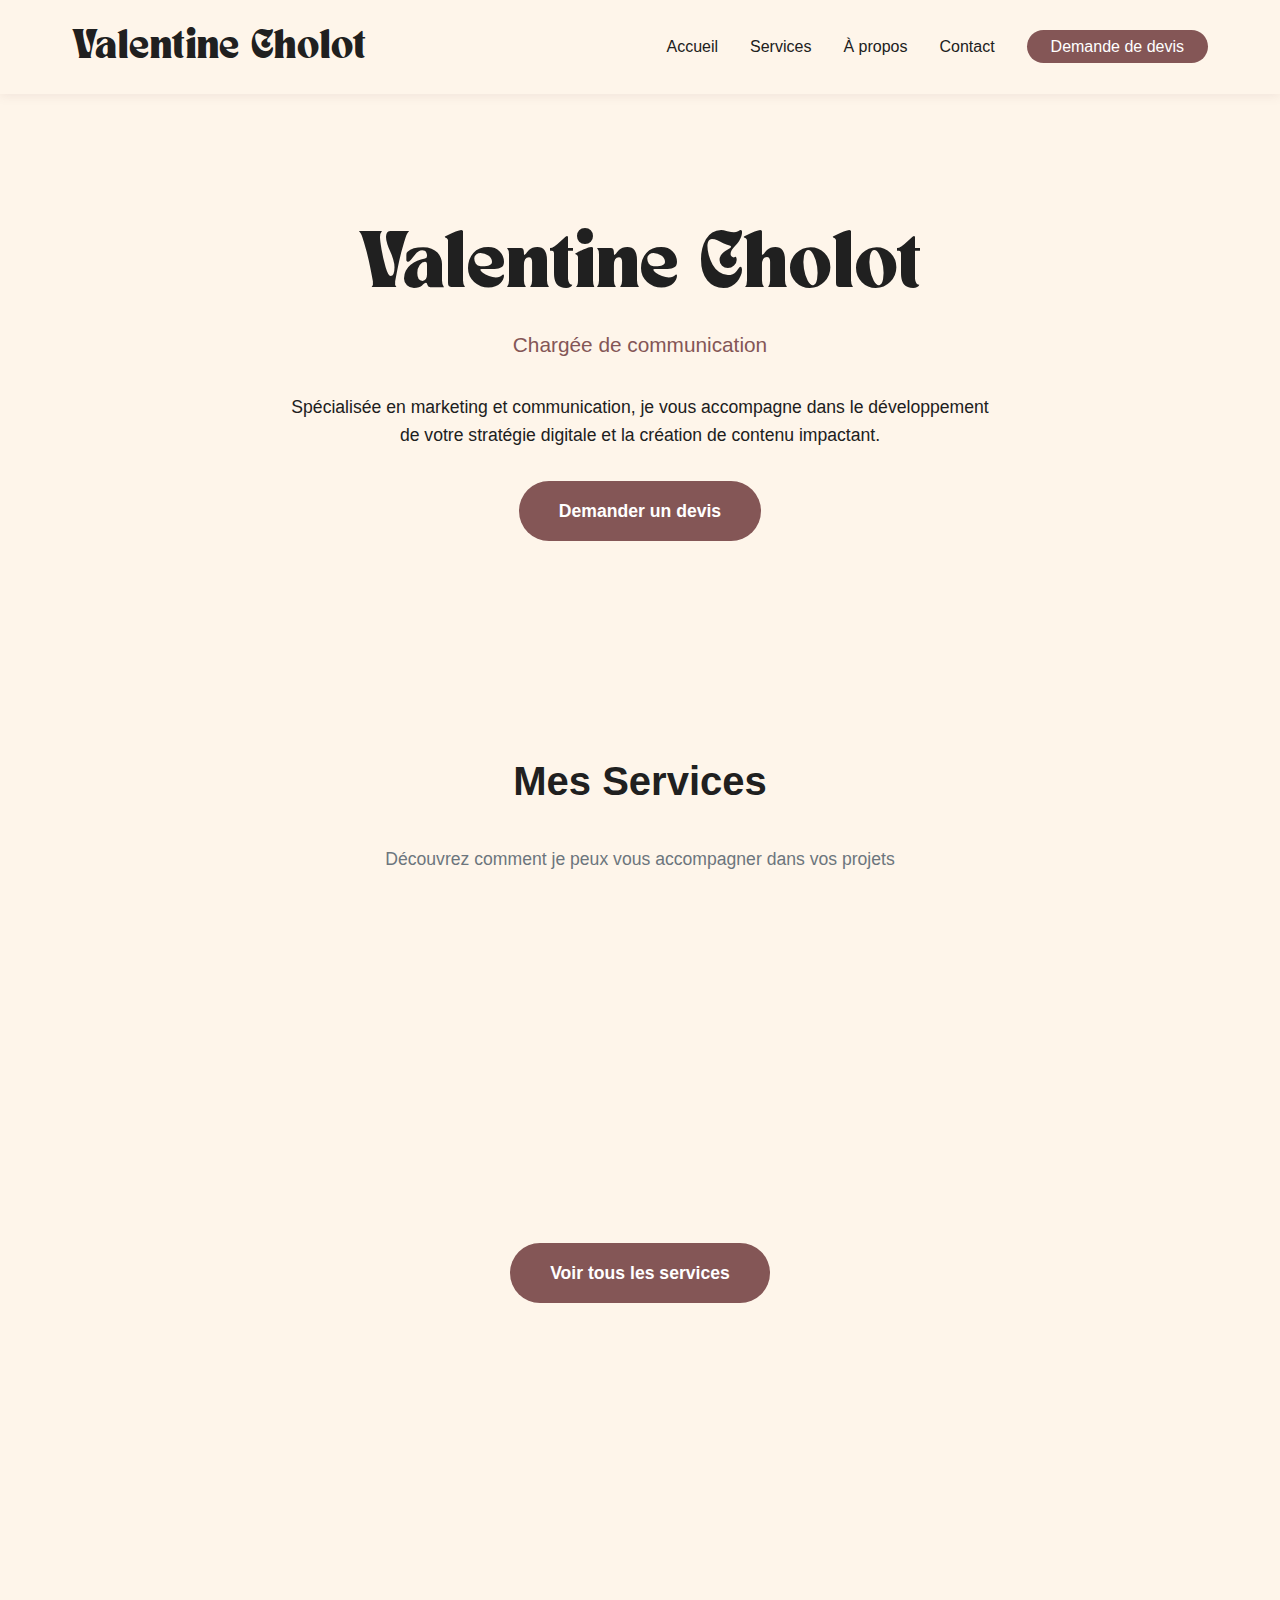
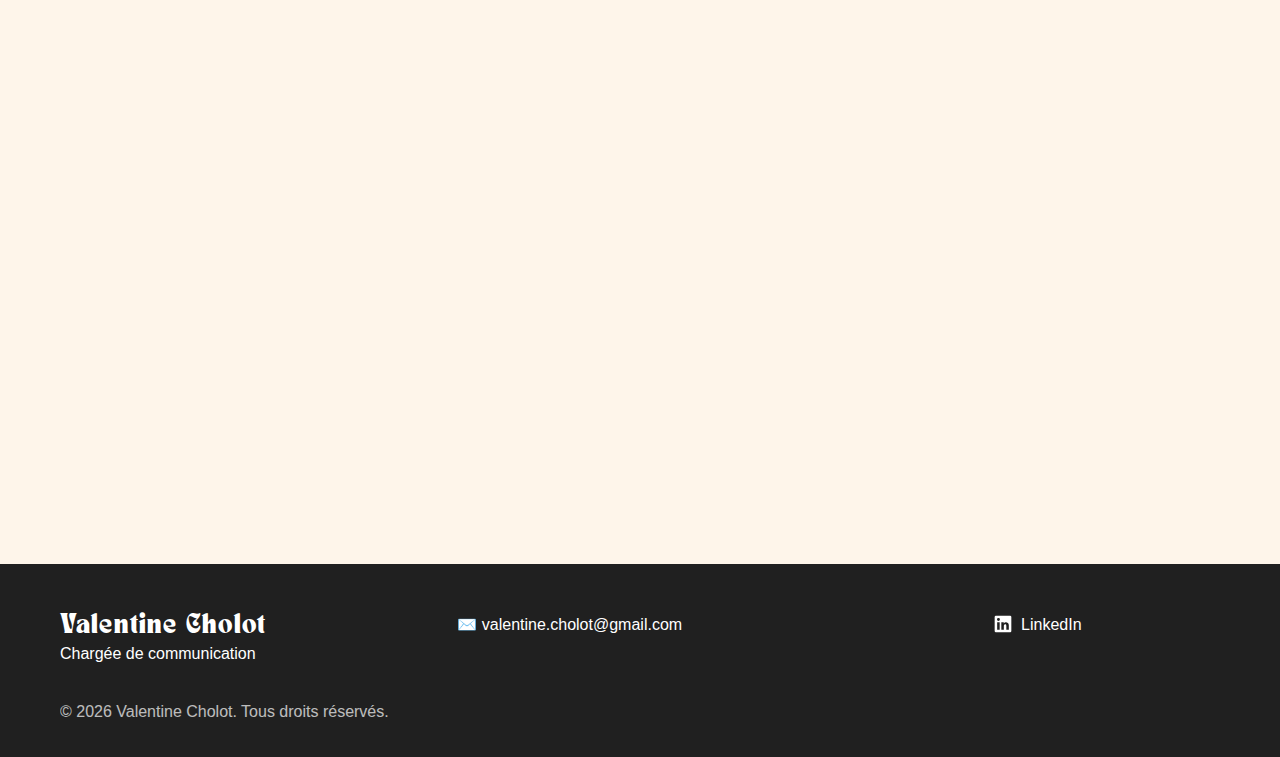
<file: index.html>
<!DOCTYPE html>
<html lang="fr">
<head>
    <meta charset="UTF-8">
    <meta name="viewport" content="width=device-width, initial-scale=1.0, maximum-scale=5.0, user-scalable=yes">
    <meta name="description" content="Valentine Cholot - Chargée de communication - Marketing et communication pour votre entreprise">
    <meta name="theme-color" content="#FEF5EA">
    <meta name="apple-mobile-web-app-capable" content="yes">
    <meta name="apple-mobile-web-app-status-bar-style" content="default">
    <title>Valentine Cholot | Chargée de communication</title>
    <link rel="stylesheet" href="public/css/style.css">
</head>
<body>
    <header>
        <nav>
            <div class="logo">
                <h1 class="brand-name">Valentine Cholot</h1>
            </div>
            <button class="burger-menu" aria-label="Menu" aria-expanded="false">
                <span></span>
                <span></span>
                <span></span>
            </button>
            <ul class="nav-links">
                <li><a href="index.html">Accueil</a></li>
                <li><a href="services.html">Services</a></li>
                <li><a href="about.html">À propos</a></li>
                <li><a href="contact.html">Contact</a></li>
                <li><a href="devis.html" class="nav-cta">Demande de devis</a></li>
            </ul>
        </nav>
        <div class="mobile-overlay"></div>
    </header>

    <main>
        <section class="hero">
            <div class="hero-content">
                <h2 class="brand-name">Valentine Cholot</h2>
                <p class="subtitle">Chargée de communication</p>
                <p style="font-size: 1.1rem; color: var(--secondary-color); max-width: 700px; margin: 0 auto 2rem;">
                    Spécialisée en marketing et communication, je vous accompagne dans le développement de votre stratégie digitale et la création de contenu impactant.
                </p>
                <a href="devis.html" class="cta-button">Demander un devis</a>
            </div>
        </section>

        <section id="services-preview" class="section">
            <div class="container">
                <h2>Mes Services</h2>
                <p>Découvrez comment je peux vous accompagner dans vos projets</p>
                <div class="services-grid">
                    <div class="service-card">
                        <h3>Stratégie de Communication</h3>
                        <p>Stratégies adaptées aux petites entreprises pour développer votre visibilité</p>
                    </div>
                    <div class="service-card">
                        <h3>Création de Contenu Digital</h3>
                        <p>Visuels, posts et stories pour dynamiser vos réseaux sociaux</p>
                    </div>
                    <div class="service-card">
                        <h3>Community Management</h3>
                        <p>Gestion et animation de votre communauté en ligne</p>
                    </div>
                </div>
                <div style="text-align: center; margin-top: 3rem;">
                    <a href="services.html" class="cta-button">Voir tous les services</a>
                </div>
            </div>
        </section>

        <section id="about-preview" class="section" style="background-color: var(--white);">
            <div class="container">
                <h2>À propos</h2>
                <p style="max-width: 800px; margin: 0 auto; font-size: 1.1rem;">
                    Passionnée par la communication et le marketing digital, je mets mon expertise au service de vos projets pour créer une image de marque forte et cohérente.
                </p>
                <div style="text-align: center; margin-top: 2rem;">
                    <a href="about.html" class="cta-button">En savoir plus</a>
                </div>
            </div>
        </section>

        <section id="cta" class="section">
            <div class="container" style="text-align: center;">
                <h2>Prêt à démarrer votre projet ?</h2>
                <p>Contactez-moi pour discuter de vos besoins et obtenir un devis personnalisé</p>
                <div style="display: flex; gap: 1rem; justify-content: center; flex-wrap: wrap; margin-top: 2rem;">
                    <a href="devis.html" class="cta-button">Demander un devis</a>
                    <a href="contact.html" class="cta-button" style="background-color: var(--secondary-color);">Me contacter</a>
                </div>
            </div>
        </section>
    </main>

    <footer>
        <div class="container">
            <div class="footer-content">
                <div class="footer-info">
                    <h3 class="brand-name">Valentine Cholot</h3>
                    <p>Chargée de communication</p>
                </div>
                <div class="footer-contact">
                    <p>✉️ valentine.cholot@gmail.com</p>
                </div>
                <div class="footer-social">
                    <a href="https://www.linkedin.com/in/valentine-cholot-638a52274/" target="_blank" rel="noopener" style="display: flex; align-items: center; gap: 0.5rem; justify-content: center;">
                        <svg width="20" height="20" viewBox="0 0 24 24" fill="currentColor">
                            <path d="M20.5 2h-17A1.5 1.5 0 002 3.5v17A1.5 1.5 0 003.5 22h17a1.5 1.5 0 001.5-1.5v-17A1.5 1.5 0 0020.5 2zM8 19H5v-9h3zM6.5 8.25A1.75 1.75 0 118.3 6.5a1.78 1.78 0 01-1.8 1.75zM19 19h-3v-4.74c0-1.42-.6-1.93-1.38-1.93A1.74 1.74 0 0013 14.19a.66.66 0 000 .14V19h-3v-9h2.9v1.3a3.11 3.11 0 012.7-1.4c1.55 0 3.36.86 3.36 3.66z"></path>
                        </svg>
                        LinkedIn
                    </a>
                </div>
            </div>
            <p style="margin-top: 2rem; opacity: 0.7;">&copy; 2026 Valentine Cholot. Tous droits réservés.</p>
        </div>
    </footer>

    <script src="public/js/script.js"></script>
</body>
</html>
</file>
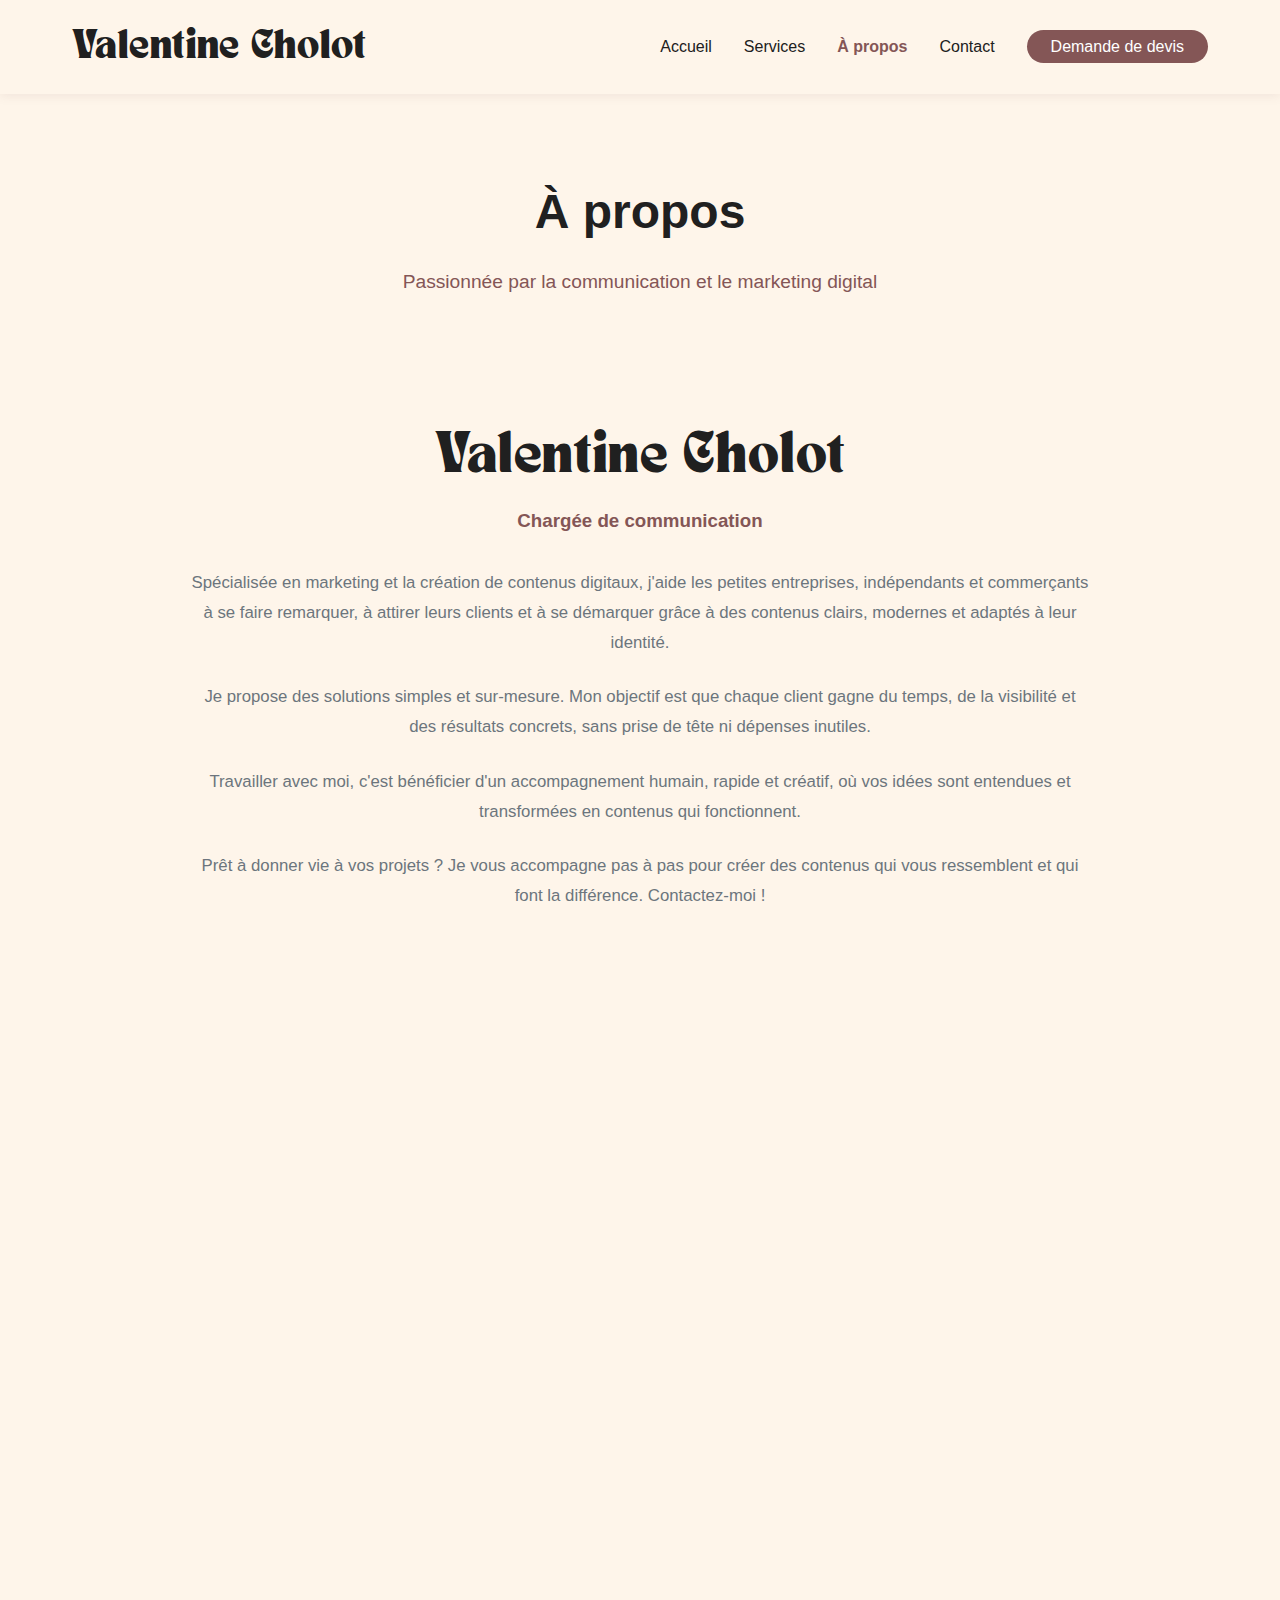
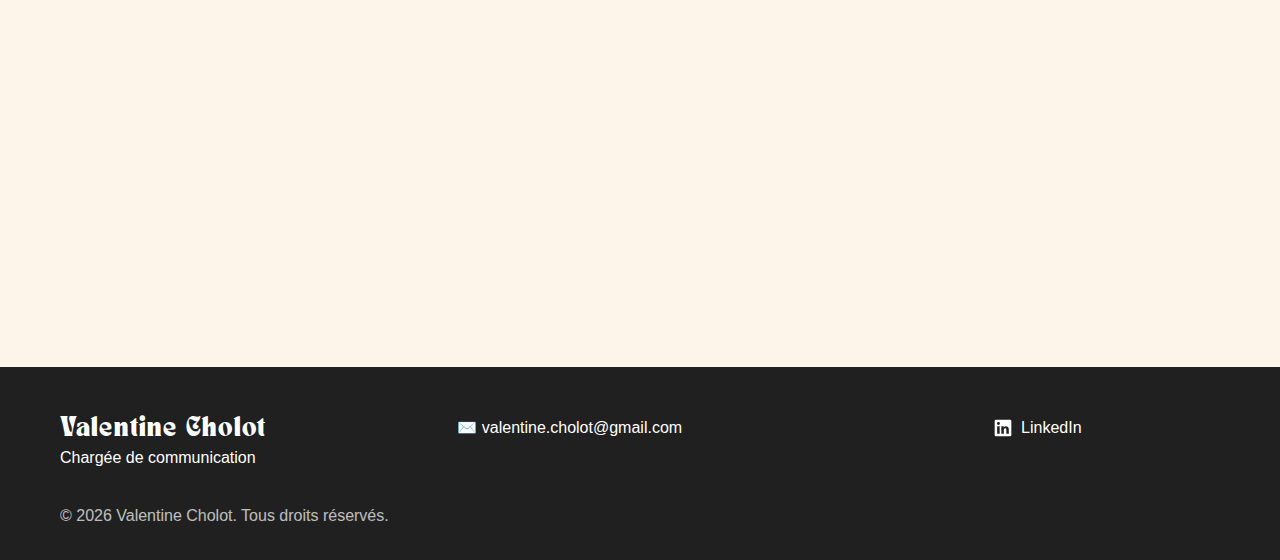
<file: about.html>
<!DOCTYPE html>
<html lang="fr">
<head>
    <meta charset="UTF-8">
    <meta name="viewport" content="width=device-width, initial-scale=1.0, maximum-scale=5.0, user-scalable=yes">
    <meta name="description" content="À propos de Valentine Cholot - Chargée de communication">
    <meta name="theme-color" content="#FEF5EA">
    <title>À propos | Valentine Cholot</title>
    <link rel="stylesheet" href="public/css/style.css">
</head>
<body>
    <header>
        <nav>
            <div class="logo">
                <h1 class="brand-name">Valentine Cholot</h1>
            </div>
            <button class="burger-menu" aria-label="Menu" aria-expanded="false">
                <span></span>
                <span></span>
                <span></span>
            </button>
            <ul class="nav-links">
                <li><a href="index.html">Accueil</a></li>
                <li><a href="services.html">Services</a></li>
                <li><a href="about.html" class="active">À propos</a></li>
                <li><a href="contact.html">Contact</a></li>
                <li><a href="devis.html" class="nav-cta">Demande de devis</a></li>
            </ul>
        </nav>
        <div class="mobile-overlay"></div>
    </header>

    <main>
        <section class="page-header">
            <div class="container">
                <h1>À propos</h1>
                <p>Passionnée par la communication et le marketing digital</p>
            </div>
        </section>

        <section class="section">
            <div class="container">
                <div style="max-width: 900px; margin: 0 auto;">
                    <h2 class="brand-name" style="text-align: center; margin-bottom: 1rem;">Valentine Cholot</h2>
                    <h3 style="color: var(--primary-color); margin-bottom: 2rem; text-align: center;">Chargée de communication</h3>
                    
                    <p style="margin-bottom: 1.5rem; line-height: 1.8; font-size: 1.05rem;">
                        Spécialisée en marketing et la création de contenus digitaux, j'aide les petites entreprises, indépendants et commerçants à se faire remarquer, à attirer leurs clients et à se démarquer grâce à des contenus clairs, modernes et adaptés à leur identité.
                    </p>
                    
                    <p style="margin-bottom: 1.5rem; line-height: 1.8; font-size: 1.05rem;">
                        Je propose des solutions simples et sur-mesure. Mon objectif est que chaque client gagne du temps, de la visibilité et des résultats concrets, sans prise de tête ni dépenses inutiles.
                    </p>

                    <p style="margin-bottom: 1.5rem; line-height: 1.8; font-size: 1.05rem;">
                        Travailler avec moi, c'est bénéficier d'un accompagnement humain, rapide et créatif, où vos idées sont entendues et transformées en contenus qui fonctionnent.
                    </p>

                    <p style="margin-bottom: 1.5rem; line-height: 1.8; font-size: 1.05rem; font-weight: 500;">
                        Prêt à donner vie à vos projets ? Je vous accompagne pas à pas pour créer des contenus qui vous ressemblent et qui font la différence. Contactez-moi !
                    </p>
                </div>
            </div>
        </section>

        <section class="section" style="background-color: var(--white);">
            <div class="container">
                <h2 style="text-align: center; margin-bottom: 3rem;">Mes Valeurs</h2>
                <div class="values-grid">
                    <div class="value-card">
                        <div class="value-icon">💡</div>
                        <h3>Créativité</h3>
                        <p>Des solutions innovantes et originales pour vous démarquer</p>
                    </div>
                    <div class="value-card">
                        <div class="value-icon">🤝</div>
                        <h3>Écoute</h3>
                        <p>Une compréhension approfondie de vos besoins et objectifs</p>
                    </div>
                    <div class="value-card">
                        <div class="value-icon">⚡</div>
                        <h3>Réactivité</h3>
                        <p>Des réponses rapides et un suivi régulier de vos projets</p>
                    </div>
                    <div class="value-card">
                        <div class="value-icon">🎯</div>
                        <h3>Résultats</h3>
                        <p>Une approche orientée performance et mesure des résultats</p>
                    </div>
                </div>
            </div>
        </section>

        <section class="section" style="background-color: var(--white);">
            <div class="container" style="text-align: center;">
                <h2>Travaillons Ensemble</h2>
                <p style="max-width: 600px; margin: 0 auto 2rem;">
                    Vous avez un projet en tête ? Discutons-en autour d'un café (virtuel ou réel) !
                </p>
                <div style="display: flex; gap: 1rem; justify-content: center; flex-wrap: wrap;">
                    <a href="contact.html" class="cta-button">Me contacter</a>
                    <a href="devis.html" class="cta-button" style="background-color: var(--secondary-color);">Demander un devis</a>
                </div>
            </div>
        </section>
    </main>

    <footer>
        <div class="container">
            <div class="footer-content">
                <div class="footer-info">
                    <h3 class="brand-name">Valentine Cholot</h3>
                    <p>Chargée de communication</p>
                </div>
                <div class="footer-contact">
                    <p>✉️ valentine.cholot@gmail.com</p>
                </div>
                <div class="footer-social">
                    <a href="https://www.linkedin.com/in/valentine-cholot-638a52274/" target="_blank" rel="noopener" style="display: flex; align-items: center; gap: 0.5rem; justify-content: center;">
                        <svg width="20" height="20" viewBox="0 0 24 24" fill="currentColor">
                            <path d="M20.5 2h-17A1.5 1.5 0 002 3.5v17A1.5 1.5 0 003.5 22h17a1.5 1.5 0 001.5-1.5v-17A1.5 1.5 0 0020.5 2zM8 19H5v-9h3zM6.5 8.25A1.75 1.75 0 118.3 6.5a1.78 1.78 0 01-1.8 1.75zM19 19h-3v-4.74c0-1.42-.6-1.93-1.38-1.93A1.74 1.74 0 0013 14.19a.66.66 0 000 .14V19h-3v-9h2.9v1.3a3.11 3.11 0 012.7-1.4c1.55 0 3.36.86 3.36 3.66z"></path>
                        </svg>
                        LinkedIn
                    </a>
                </div>
            </div>
            <p style="margin-top: 2rem; opacity: 0.7;">&copy; 2026 Valentine Cholot. Tous droits réservés.</p>
        </div>
    </footer>

    <script src="public/js/script.js"></script>
</body>
</html>
</file>
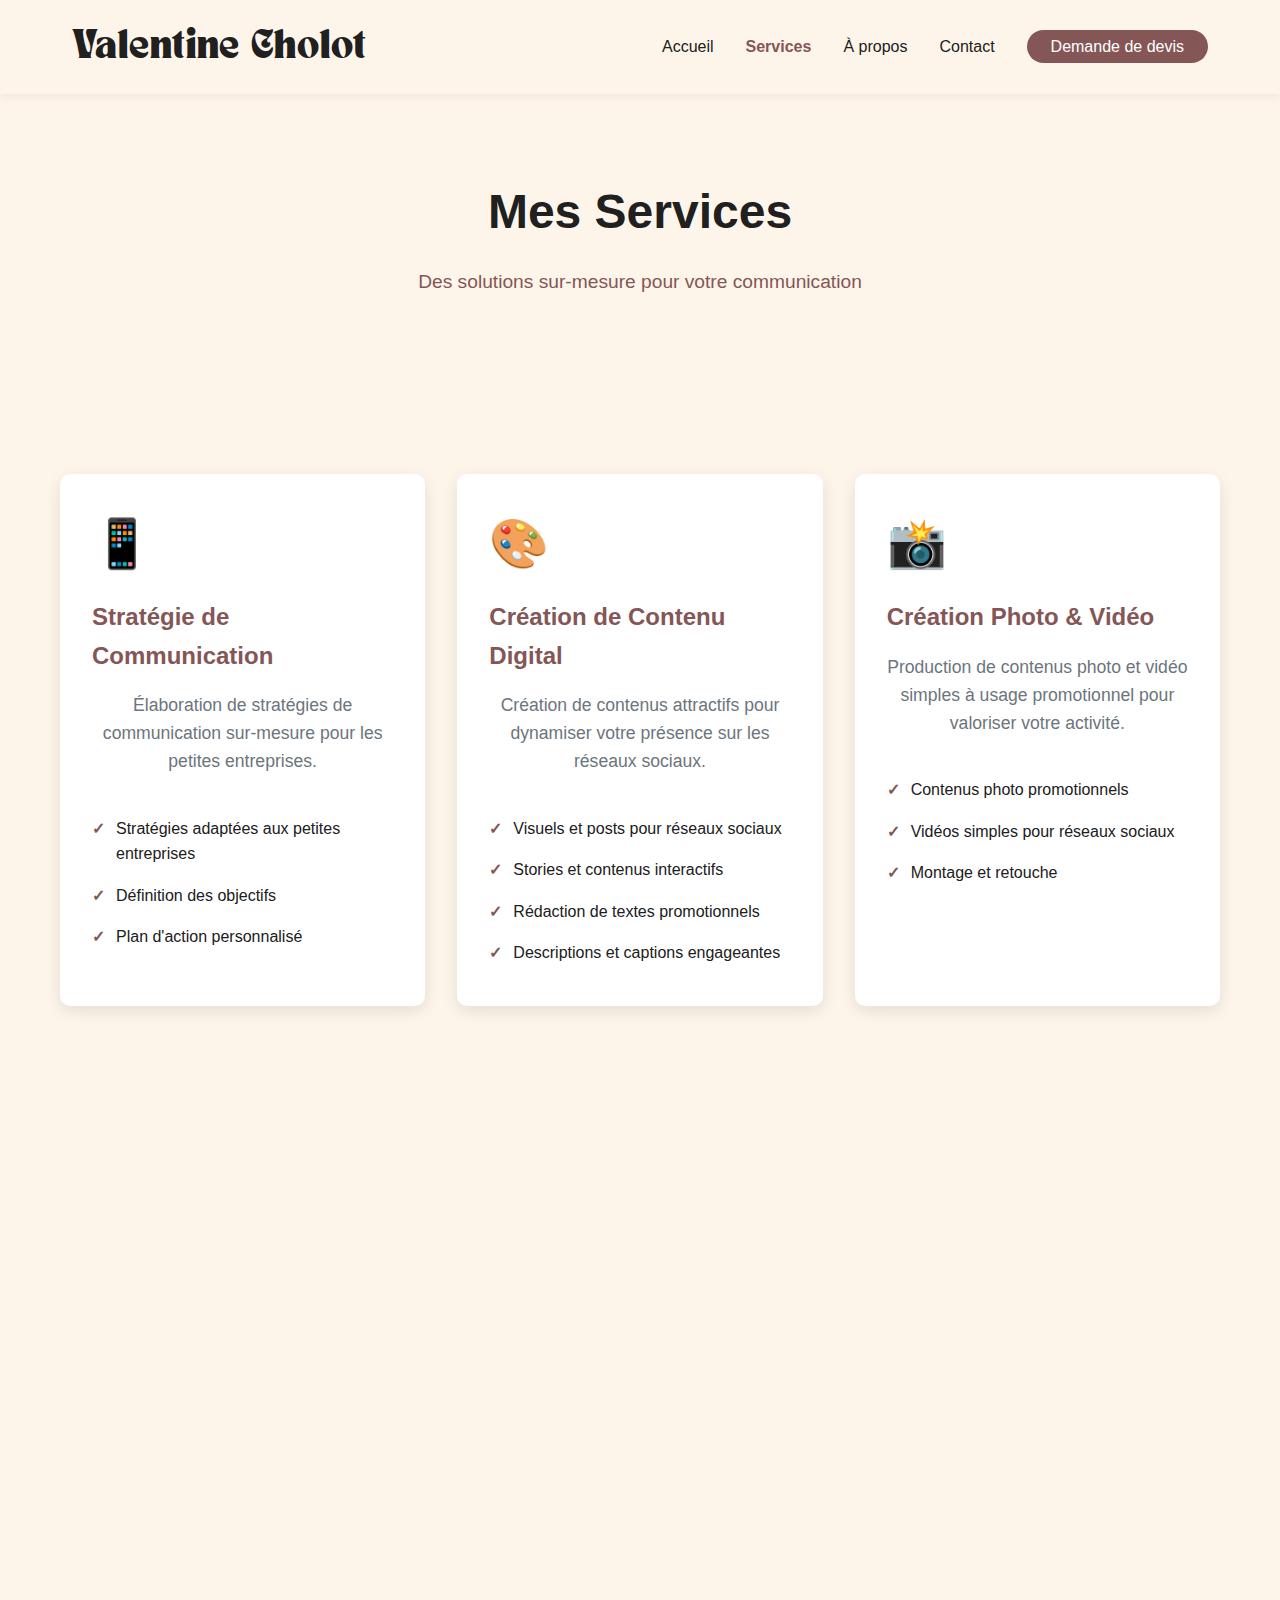
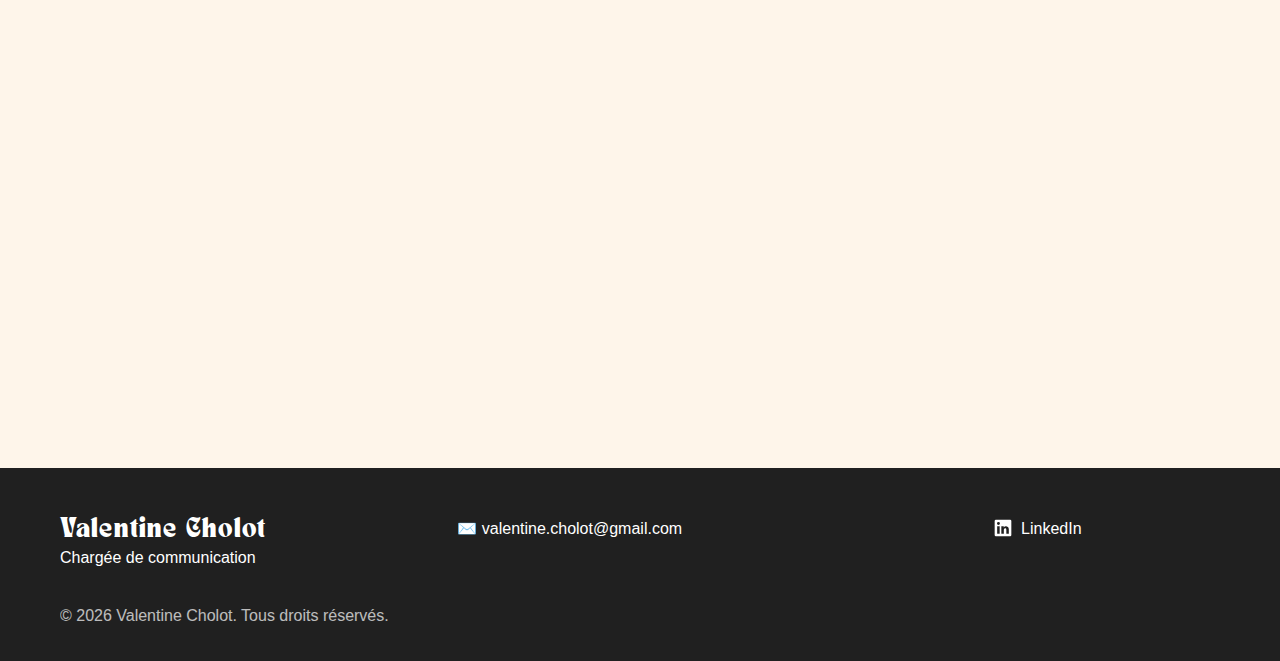
<file: services.html>
<!DOCTYPE html>
<html lang="fr">
<head>
    <meta charset="UTF-8">
    <meta name="viewport" content="width=device-width, initial-scale=1.0, maximum-scale=5.0, user-scalable=yes">
    <meta name="description" content="Services de marketing et communication - Valentine Cholot">
    <meta name="theme-color" content="#FEF5EA">
    <title>Services | Valentine Cholot</title>
    <link rel="stylesheet" href="public/css/style.css">
</head>
<body>
    <header>
        <nav>
            <div class="logo">
                <h1 class="brand-name">Valentine Cholot</h1>
            </div>
            <button class="burger-menu" aria-label="Menu" aria-expanded="false">
                <span></span>
                <span></span>
                <span></span>
            </button>
            <ul class="nav-links">
                <li><a href="index.html">Accueil</a></li>
                <li><a href="services.html" class="active">Services</a></li>
                <li><a href="about.html">À propos</a></li>
                <li><a href="contact.html">Contact</a></li>
                <li><a href="devis.html" class="nav-cta">Demande de devis</a></li>
            </ul>
        </nav>
        <div class="mobile-overlay"></div>
    </header>

    <main>
        <section class="page-header">
            <div class="container">
                <h1>Mes Services</h1>
                <p>Des solutions sur-mesure pour votre communication</p>
            </div>
        </section>

        <section class="section">
            <div class="container">
                <div class="services-grid">
                    <div class="service-card">
                        <div class="service-icon">📱</div>
                        <h3>Stratégie de Communication</h3>
                        <p>Élaboration de stratégies de communication sur-mesure pour les petites entreprises.</p>
                        <ul class="service-details">
                            <li>Stratégies adaptées aux petites entreprises</li>
                            <li>Définition des objectifs</li>
                            <li>Plan d'action personnalisé</li>
                        </ul>
                    </div>

                    <div class="service-card">
                        <div class="service-icon">🎨</div>
                        <h3>Création de Contenu Digital</h3>
                        <p>Création de contenus attractifs pour dynamiser votre présence sur les réseaux sociaux.</p>
                        <ul class="service-details">
                            <li>Visuels et posts pour réseaux sociaux</li>
                            <li>Stories et contenus interactifs</li>
                            <li>Rédaction de textes promotionnels</li>
                            <li>Descriptions et captions engageantes</li>
                        </ul>
                    </div>

                    <div class="service-card">
                        <div class="service-icon">📸</div>
                        <h3>Création Photo & Vidéo</h3>
                        <p>Production de contenus photo et vidéo simples à usage promotionnel pour valoriser votre activité.</p>
                        <ul class="service-details">
                            <li>Contenus photo promotionnels</li>
                            <li>Vidéos simples pour réseaux sociaux</li>
                            <li>Montage et retouche</li>
                        </ul>
                    </div>

                    <div class="service-card">
                        <div class="service-icon">💬</div>
                        <h3>Community Management</h3>
                        <p>Gestion et animation de vos réseaux sociaux pour créer une communauté engagée autour de votre marque.</p>
                        <ul class="service-details">
                            <li>Planification et organisation des publications</li>
                            <li>Interaction avec la communauté</li>
                            <li>Gestion des commentaires et messages</li>
                            <li>Analyse simple des performances</li>
                        </ul>
                    </div>

                    <div class="service-card">
                        <div class="service-icon">📄</div>
                        <h3>Supports de Communication Imprimés</h3>
                        <p>Conception de supports de communication print pour renforcer votre image professionnelle.</p>
                        <ul class="service-details">
                            <li>Flyers, prospectus, affiches</li>
                            <li>Plaquettes commerciales</li>
                            <li>Mise en page et conception</li>
                            <li>Adaptation de supports existants</li>
                        </ul>
                    </div>

                    <div class="service-card">
                        <div class="service-icon">🎉</div>
                        <h3>Communication Événementielle</h3>
                        <p>Accompagnement ponctuel pour la communication de vos événements.</p>
                        <ul class="service-details">
                            <li>Création de supports pour événements</li>
                            <li>Accompagnement ponctuel</li>
                            <li>Coordination de la communication</li>
                        </ul>
                    </div>
                </div>
            </div>
        </section>

        <section class="section" style="background-color: var(--white);">
            <div class="container" style="text-align: center;">
                <h2>Un projet en tête ?</h2>
                <p style="max-width: 600px; margin: 0 auto 2rem;">
                    Chaque projet est unique. Demandez un devis personnalisé et discutons ensemble de vos besoins.
                </p>
                <a href="devis.html" class="cta-button">Demander un devis gratuit</a>
            </div>
        </section>
    </main>

    <footer>
        <div class="container">
            <div class="footer-content">
                <div class="footer-info">
                    <h3 class="brand-name">Valentine Cholot</h3>
                    <p>Chargée de communication</p>
                </div>
                <div class="footer-contact">
                    <p>✉️ valentine.cholot@gmail.com</p>
                </div>
                <div class="footer-social">
                    <a href="https://www.linkedin.com/in/valentine-cholot-638a52274/" target="_blank" rel="noopener" style="display: flex; align-items: center; gap: 0.5rem; justify-content: center;">
                        <svg width="20" height="20" viewBox="0 0 24 24" fill="currentColor">
                            <path d="M20.5 2h-17A1.5 1.5 0 002 3.5v17A1.5 1.5 0 003.5 22h17a1.5 1.5 0 001.5-1.5v-17A1.5 1.5 0 0020.5 2zM8 19H5v-9h3zM6.5 8.25A1.75 1.75 0 118.3 6.5a1.78 1.78 0 01-1.8 1.75zM19 19h-3v-4.74c0-1.42-.6-1.93-1.38-1.93A1.74 1.74 0 0013 14.19a.66.66 0 000 .14V19h-3v-9h2.9v1.3a3.11 3.11 0 012.7-1.4c1.55 0 3.36.86 3.36 3.66z"></path>
                        </svg>
                        LinkedIn
                    </a>
                </div>
            </div>
            <p style="margin-top: 2rem; opacity: 0.7;">&copy; 2026 Valentine Cholot. Tous droits réservés.</p>
        </div>
    </footer>

    <script src="public/js/script.js"></script>
</body>
</html>
</file>
<file: public/css/style.css>
/* Reset et styles de base */
* {
    margin: 0;
    padding: 0;
    box-sizing: border-box;
}

/* Import des polices Google Fonts */
@import url('https://fonts.googleapis.com/css2?family=Poppins:wght@300;400;500;600;700&display=swap');

/* Import de la police personnalisée Tan Nimbus */
@font-face {
    font-family: 'Tan Nimbus';
    src: url('../fonts/TAN-Nimbus/TAN-NIMBUS.woff2') format('woff2'),
         url('../fonts/TAN-Nimbus/TAN-NIMBUS.woff') format('woff'),
         url('../fonts/TAN-Nimbus/TAN-NIMBUS.ttf') format('truetype');
    font-weight: normal;
    font-style: normal;
    font-display: swap;
}

:root {
    --primary-color: #845656;
    --secondary-color: #202020;
    --text-color: #202020;
    --light-bg: #FEF5EA;
    --white: #ffffff;
    --gray: #6c757d;
    --accent-color: #845656;
}

body {
    font-family: 'Poppins', sans-serif;
    line-height: 1.6;
    color: var(--text-color);
    background-color: var(--light-bg);
    -webkit-font-smoothing: antialiased;
    -moz-osx-font-smoothing: grayscale;
}

/* Style spécial pour le nom Valentine Cholot */
.brand-name {
    font-family: 'Tan Nimbus', serif !important;
    font-weight: normal !important;
    letter-spacing: 1px !important;
}

/* Amélioration du touch sur mobile */
a, button, .checkbox-label {
    -webkit-tap-highlight-color: rgba(132, 86, 86, 0.2);
    touch-action: manipulation;
}

button {
    -webkit-appearance: none;
    -moz-appearance: none;
    appearance: none;
}

input, textarea, select {
    -webkit-appearance: none;
    -moz-appearance: none;
    appearance: none;
}

/* Fix pour les select sur mobile */
select {
    font-size: 16px; /* Évite le zoom automatique sur iOS */
    padding-right: 2.5rem; /* Espace pour la flèche */
    text-overflow: ellipsis;
    white-space: nowrap;
    overflow: hidden;
}

.container {
    max-width: 1200px;
    margin: 0 auto;
    padding: 0 20px;
}

/* Header et Navigation */
header {
    background-color: var(--light-bg);
    box-shadow: 0 2px 10px rgba(132, 86, 86, 0.1);
    position: sticky;
    top: 0;
    z-index: 1000;
}

nav {
    display: flex;
    justify-content: space-between;
    align-items: center;
    padding: 1.5rem 2rem;
    max-width: 1200px;
    margin: 0 auto;
}

.logo h1 {
    color: var(--secondary-color);
    font-size: 1.8rem;
    font-weight: normal;
    letter-spacing: 1px;
    font-family: 'Tan Nimbus', serif;
}

/* Menu burger - caché par défaut sur desktop */
.burger-menu {
    display: none;
    flex-direction: column;
    gap: 6px;
    background: none;
    border: none;
    cursor: pointer;
    padding: 8px;
    z-index: 1100;
    position: relative;
}

.burger-menu span {
    display: block;
    width: 28px;
    height: 3px;
    background-color: var(--secondary-color);
    border-radius: 3px;
    transition: all 0.3s ease;
}

.burger-menu.active span:nth-child(1) {
    transform: rotate(45deg) translate(8px, 8px);
}

.burger-menu.active span:nth-child(2) {
    opacity: 0;
}

.burger-menu.active span:nth-child(3) {
    transform: rotate(-45deg) translate(8px, -8px);
}

/* Overlay pour fermer le menu */
.mobile-overlay {
    display: none;
    position: fixed;
    top: 0;
    left: 0;
    width: 100%;
    height: 100%;
    background-color: rgba(0, 0, 0, 0.5);
    z-index: 999;
    opacity: 0;
    transition: opacity 0.3s ease;
}

.mobile-overlay.active {
    display: block;
    opacity: 1;
}

.nav-links {
    display: flex;
    list-style: none;
    gap: 2rem;
}

.nav-links a {
    text-decoration: none;
    color: var(--text-color);
    font-weight: 500;
    transition: color 0.3s ease;
}

.nav-links a:hover {
    color: var(--primary-color);
}

/* Section Hero */
.hero {
    background: var(--light-bg);
    color: var(--secondary-color);
    padding: 8rem 2rem;
    text-align: center;
    position: relative;
}

.hero-content h2 {
    font-size: 3.5rem;
    margin-bottom: 1rem;
    font-weight: 700;
    color: var(--secondary-color);
}

.hero-content p {
    font-size: 1.3rem;
    margin-bottom: 2rem;
    color: var(--primary-color);
    font-weight: 500;
}

.cta-button {
    background-color: var(--primary-color);
    color: var(--white);
    padding: 1rem 2.5rem;
    font-size: 1.1rem;
    border: none;
    border-radius: 50px;
    cursor: pointer;
    font-weight: 600;
    transition: all 0.3s ease;
    text-decoration: none;
    display: inline-block;
}

.cta-button:hover {
    background-color: var(--secondary-color);
    transform: translateY(-3px);
    box-shadow: 0 10px 25px rgba(132, 86, 86, 0.3);
}

/* Sections */
.section {
    padding: 5rem 2rem;
}

.section:nth-child(even) {
    background-color: var(--light-bg);
}

.section h2 {
    font-size: 2.5rem;
    margin-bottom: 2rem;
    text-align: center;
    color: var(--secondary-color);
}

.section p {
    text-align: center;
    font-size: 1.1rem;
    color: var(--gray);
    margin-bottom: 2rem;
}

/* Grille de services */
.services-grid {
    display: grid;
    grid-template-columns: repeat(auto-fit, minmax(300px, 1fr));
    gap: 2rem;
    margin-top: 3rem;
}

.service-card {
    background-color: var(--white);
    padding: 2rem;
    border-radius: 10px;
    box-shadow: 0 5px 15px rgba(0, 0, 0, 0.1);
    transition: transform 0.3s ease, box-shadow 0.3s ease;
}

.service-card:hover {
    transform: translateY(-10px);
    box-shadow: 0 10px 30px rgba(0, 0, 0, 0.15);
}

.service-card h3 {
    color: var(--primary-color);
    margin-bottom: 1rem;
    font-size: 1.5rem;
}

/* Formulaire de contact */
.contact-form {
    max-width: 600px;
    margin: 0 auto;
    display: flex;
    flex-direction: column;
    gap: 1rem;
}

.contact-form input,
.contact-form textarea,
.contact-form select {
    padding: 1rem;
    border: 2px solid #e0d5cc;
    border-radius: 10px;
    font-size: 1rem;
    font-family: inherit;
    background-color: var(--white);
    transition: border-color 0.3s ease;
}

.contact-form input:focus,
.contact-form textarea:focus,
.contact-form select:focus {
    outline: none;
    border-color: var(--primary-color);
}

.contact-form button {
    background-color: var(--primary-color);
    color: var(--white);
    padding: 1rem 2rem;
    border: none;
    border-radius: 10px;
    font-size: 1rem;
    font-weight: 600;
    cursor: pointer;
    transition: all 0.3s ease;
}

.contact-form button:hover {
    background-color: var(--secondary-color);
    transform: translateY(-2px);
    box-shadow: 0 5px 15px rgba(132, 86, 86, 0.3);
}

/* Footer */
footer {
    background-color: var(--secondary-color);
    color: var(--white);
    padding: 3rem 2rem 2rem;
}

.footer-content {
    display: grid;
    grid-template-columns: repeat(auto-fit, minmax(250px, 1fr));
    gap: 2rem;
    margin-bottom: 2rem;
    max-width: 1200px;
    margin: 0 auto 2rem;
}

.footer-info h3,
.footer-contact p,
.footer-social a {
    color: var(--white);
}

.footer-social a {
    text-decoration: none;
    font-weight: 500;
    transition: opacity 0.3s ease;
}

.footer-social a:hover {
    opacity: 0.8;
}

/* Pages headers */
.page-header {
    background-color: var(--light-bg);
    padding: 5rem 2rem 3rem;
    text-align: center;
}

.page-header h1 {
    font-size: 3rem;
    color: var(--secondary-color);
    margin-bottom: 1rem;
}

.page-header p {
    font-size: 1.2rem;
    color: var(--primary-color);
}

/* Service cards details */
.service-icon {
    font-size: 3rem;
    margin-bottom: 1rem;
}

.service-details {
    list-style: none;
    margin-top: 1.5rem;
}

.service-details li {
    padding: 0.5rem 0;
    padding-left: 1.5rem;
    position: relative;
}

.service-details li:before {
    content: "✓";
    position: absolute;
    left: 0;
    color: var(--primary-color);
    font-weight: bold;
}

/* About page */
.about-content {
    display: grid;
    grid-template-columns: 1fr 2fr;
    gap: 3rem;
    align-items: start;
}

.placeholder-image {
    background-color: var(--white);
    border-radius: 10px;
    padding: 3rem 2rem;
    text-align: center;
    color: var(--gray);
    min-height: 300px;
    display: flex;
    align-items: center;
    justify-content: center;
    border: 2px dashed #ddd;
}

.values-grid {
    display: grid;
    grid-template-columns: repeat(auto-fit, minmax(250px, 1fr));
    gap: 2rem;
}

.value-card {
    text-align: center;
    padding: 2rem;
}

.value-icon {
    font-size: 3rem;
    margin-bottom: 1rem;
}

.timeline {
    max-width: 800px;
    margin: 0 auto;
}

.timeline-item {
    padding: 2rem;
    background-color: var(--white);
    border-radius: 10px;
    margin-bottom: 2rem;
    border-left: 4px solid var(--primary-color);
}

/* Contact page */
.contact-grid {
    display: grid;
    grid-template-columns: 1fr 1.5fr;
    gap: 3rem;
}

.contact-item {
    display: flex;
    gap: 1rem;
    margin-bottom: 2rem;
    align-items: start;
}

.contact-icon {
    font-size: 2rem;
}

.contact-item h3 {
    margin-bottom: 0.5rem;
    color: var(--secondary-color);
}

.contact-item a {
    color: var(--primary-color);
    text-decoration: none;
    transition: opacity 0.3s ease;
}

.contact-item a:hover {
    opacity: 0.8;
}

/* Devis form */
.form-section {
    margin-bottom: 2.5rem;
    padding: 2.5rem;
    background-color: var(--white);
    border-radius: 15px;
    box-shadow: 0 2px 8px rgba(0, 0, 0, 0.05);
}

.form-section h3 {
    color: var(--secondary-color);
    margin-bottom: 1.5rem;
    font-size: 1.3rem;
}

.form-row {
    display: grid;
    grid-template-columns: 1fr 1fr;
    gap: 1.5rem;
    margin-bottom: 1.5rem;
}

.form-row input {
    margin-bottom: 0 !important;
}

.contact-form input:not([type="checkbox"]),
.contact-form textarea,
.contact-form select {
    margin-bottom: 1.5rem;
    width: 100%;
    box-sizing: border-box;
}

.form-help {
    font-size: 0.9rem;
    color: var(--gray);
    margin-bottom: 1.5rem;
}

.checkbox-group {
    display: flex;
    flex-direction: column;
    gap: 1rem;
}

.checkbox-label {
    display: flex;
    align-items: center;
    gap: 1rem;
    cursor: pointer;
    padding: 1rem 1.2rem;
    border-radius: 8px;
    transition: all 0.3s ease;
    background-color: var(--light-bg);
    border: 2px solid transparent;
}

.checkbox-label:hover {
    background-color: #f5e8de;
    border-color: var(--primary-color);
}

.checkbox-label input[type="checkbox"] {
    appearance: none;
    width: 24px;
    height: 24px;
    border: 2px solid var(--primary-color);
    border-radius: 6px;
    cursor: pointer;
    position: relative;
    flex-shrink: 0;
    transition: all 0.3s ease;
    background-color: var(--white);
    margin: 0;
}

.checkbox-label input[type="checkbox"]:checked {
    background-color: var(--primary-color);
    border-color: var(--primary-color);
}

.checkbox-label input[type="checkbox"]:checked::after {
    content: "✓";
    position: absolute;
    top: 50%;
    left: 50%;
    transform: translate(-50%, -50%);
    color: var(--white);
    font-size: 16px;
    font-weight: bold;
}

.checkbox-label span {
    font-size: 1rem;
    color: var(--text-color);
    font-weight: 500;
}

/* Navigation CTA */
.nav-cta {
    background-color: var(--primary-color);
    color: var(--white) !important;
    padding: 0.5rem 1.5rem;
    border-radius: 25px;
    transition: all 0.3s ease;
}

.nav-cta:hover {
    background-color: var(--secondary-color) !important;
    transform: translateY(-2px);
}

.nav-links a.active {
    color: var(--primary-color);
    font-weight: 600;
}

/* Responsive Design - Mobile First */

/* Tablettes (768px - 1024px) */
@media (max-width: 1024px) {
    .container {
        padding: 0 1.5rem;
    }

    nav {
        padding: 1rem 1.5rem;
    }

    .hero {
        padding: 6rem 1.5rem;
    }

    .hero-content h2 {
        font-size: 2.8rem;
    }

    .services-grid,
    .values-grid {
        grid-template-columns: repeat(2, 1fr);
        gap: 1.5rem;
    }

    .about-content {
        grid-template-columns: 1fr;
        gap: 2rem;
    }

    .contact-grid {
        grid-template-columns: 1fr;
        gap: 2rem;
    }
}

/* Mobiles et petites tablettes (max 768px) */
@media (max-width: 768px) {
    /* Menu burger visible sur mobile */
    .burger-menu {
        display: flex;
    }

    /* Navigation mobile - menu latéral */
    nav {
        flex-direction: row;
        justify-content: space-between;
        align-items: center;
        padding: 1rem;
        gap: 0;
    }

    .nav-links {
        position: fixed;
        top: 0;
        right: -300px;
        height: 100vh;
        width: 280px;
        background-color: var(--light-bg);
        flex-direction: column;
        gap: 0;
        padding: 5rem 0 2rem;
        box-shadow: -2px 0 10px rgba(0, 0, 0, 0.1);
        transition: right 0.3s ease;
        z-index: 1000;
        overflow-y: auto;
    }

    .nav-links.active {
        right: 0;
    }

    .nav-links li {
        width: 100%;
        border-bottom: 1px solid rgba(132, 86, 86, 0.1);
    }

    .nav-links a {
        display: block;
        padding: 1.2rem 2rem;
        font-size: 1.1rem;
        text-align: left;
    }

    .nav-links a.active {
        background-color: rgba(132, 86, 86, 0.1);
        color: var(--primary-color);
    }

    .nav-links a.nav-cta {
        margin: 1rem 2rem;
        text-align: center;
        background-color: var(--primary-color);
        color: var(--white);
        border-radius: 25px;
        padding: 0.8rem 1.5rem;
    }

    .logo h1 {
        font-size: 1.5rem;
    }

    /* Hero section mobile */
    .hero {
        padding: 4rem 1rem;
    }

    .hero-content h2 {
        font-size: 2rem;
        line-height: 1.2;
    }

    .hero-content p {
        font-size: 1rem;
    }

    /* Sections mobile */
    .section {
        padding: 3rem 1rem;
    }

    .section h2 {
        font-size: 1.8rem;
    }

    .page-header {
        padding: 3rem 1rem 2rem;
    }

    .page-header h1 {
        font-size: 2rem;
    }

    .page-header p {
        font-size: 1rem;
    }

    /* Grilles mobile */
    .services-grid,
    .values-grid {
        grid-template-columns: 1fr;
        gap: 1.5rem;
    }

    .service-card,
    .value-card {
        padding: 1.5rem;
    }

    /* About page mobile */
    .about-content {
        grid-template-columns: 1fr;
        gap: 2rem;
    }

    .placeholder-image {
        min-height: 200px;
    }

    /* Contact page mobile */
    .contact-grid {
        grid-template-columns: 1fr;
        gap: 2rem;
    }

    .contact-item {
        flex-direction: row;
        align-items: center;
    }

    /* Forms mobile */
    .contact-form,
    .devis-form {
        padding: 0;
    }

    .form-section {
        padding: 1.5rem;
        margin-bottom: 1.5rem;
    }

    .form-row {
        grid-template-columns: 1fr;
        gap: 1.5rem;
        margin-bottom: 0;
    }

    .form-row input {
        margin-bottom: 1.5rem !important;
    }

    .contact-form input,
    .contact-form textarea,
    .contact-form select {
        padding: 1rem;
        font-size: 16px; /* Empêche le zoom sur iOS */
        width: 100%;
        box-sizing: border-box;
    }

    .contact-form button {
        padding: 1.1rem;
        font-size: 1rem;
        width: 100%;
    }

    .cta-button {
        padding: 0.9rem 2rem;
        font-size: 1rem;
    }

    /* Footer mobile */
    .footer-content {
        grid-template-columns: 1fr;
        text-align: center;
        gap: 1.5rem;
    }

    footer {
        padding: 2rem 1rem;
    }

    /* Timeline mobile */
    .timeline-item {
        padding: 1.5rem;
    }

    /* Checkbox mobile */
    .checkbox-label {
        padding: 0.7rem;
    }
}

/* Petits mobiles (max 480px) */
@media (max-width: 480px) {
    .hero-content h2 {
        font-size: 1.6rem;
    }

    .hero-content p {
        font-size: 0.95rem;
    }

    .section h2 {
        font-size: 1.5rem;
    }

    .page-header h1 {
        font-size: 1.6rem;
    }

    .cta-button {
        padding: 0.8rem 1.5rem;
        font-size: 0.95rem;
    }

    .service-card h3,
    .value-card h3 {
        font-size: 1.2rem;
    }

    .service-icon,
    .value-icon {
        font-size: 2.5rem;
    }

    .contact-icon {
        font-size: 1.5rem;
    }

    .form-section {
        padding: 1rem;
    }

    .form-section h3 {
        font-size: 1.2rem;
    }

    nav {
        padding: 0.8rem;
    }

    .logo h1 {
        font-size: 1.3rem;
    }

    .nav-links {
        gap: 0.6rem;
    }

    .nav-links a {
        font-size: 0.95rem;
    }

    /* Amélioration des select sur petits écrans */
    select {
        font-size: 14px;
        padding: 0.9rem;
        padding-right: 2.5rem;
    }
    
    select option {
        font-size: 14px;
    }
}

/* Très grands écrans (min 1400px) */
@media (min-width: 1400px) {
    .container {
        max-width: 1400px;
    }

    .services-grid {
        grid-template-columns: repeat(3, 1fr);
    }

    .hero-content h2 {
        font-size: 4rem;
    }

    .section h2 {
        font-size: 3rem;
    }
}

/* Fix pour les images responsive */
img {
    max-width: 100%;
    height: auto;
}

/* Prévenir le zoom horizontal sur mobile */
html {
    overflow-x: hidden;
}

body {
    overflow-x: hidden;
    position: relative;
}
</file>
